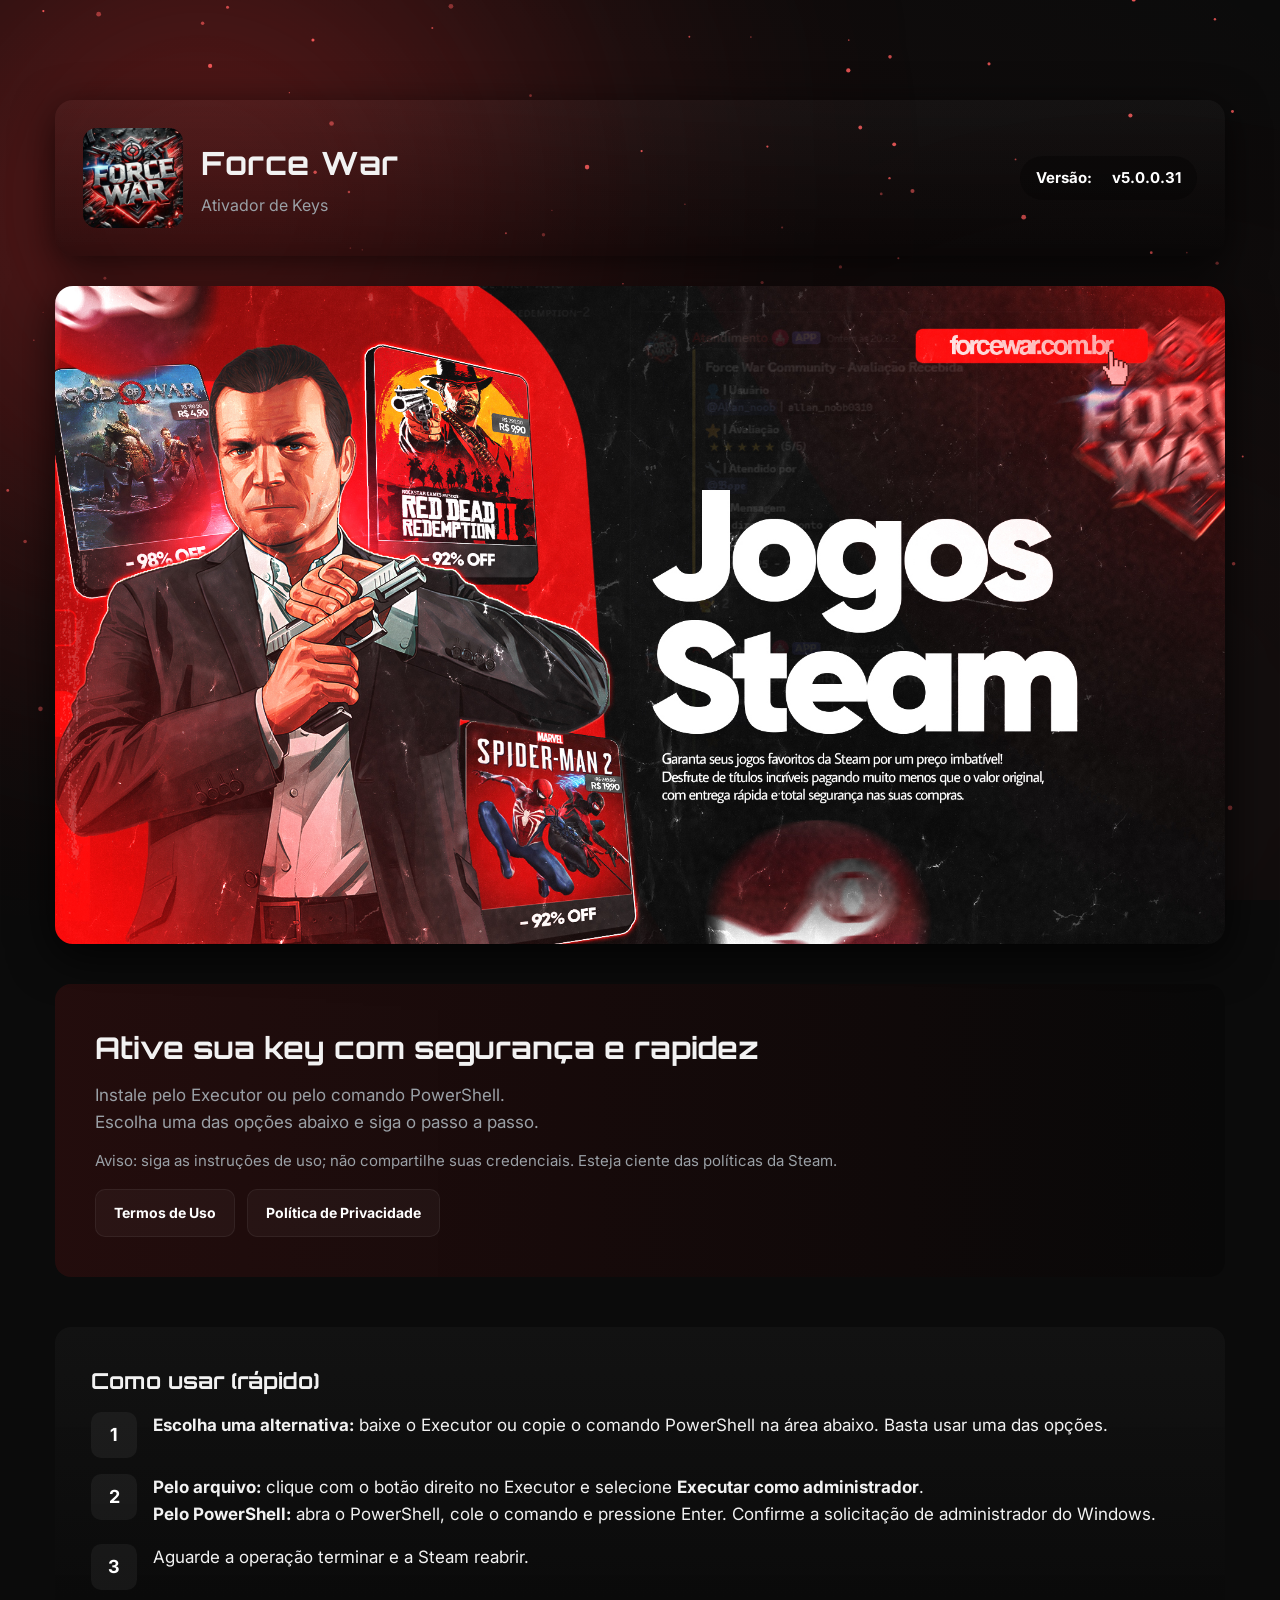
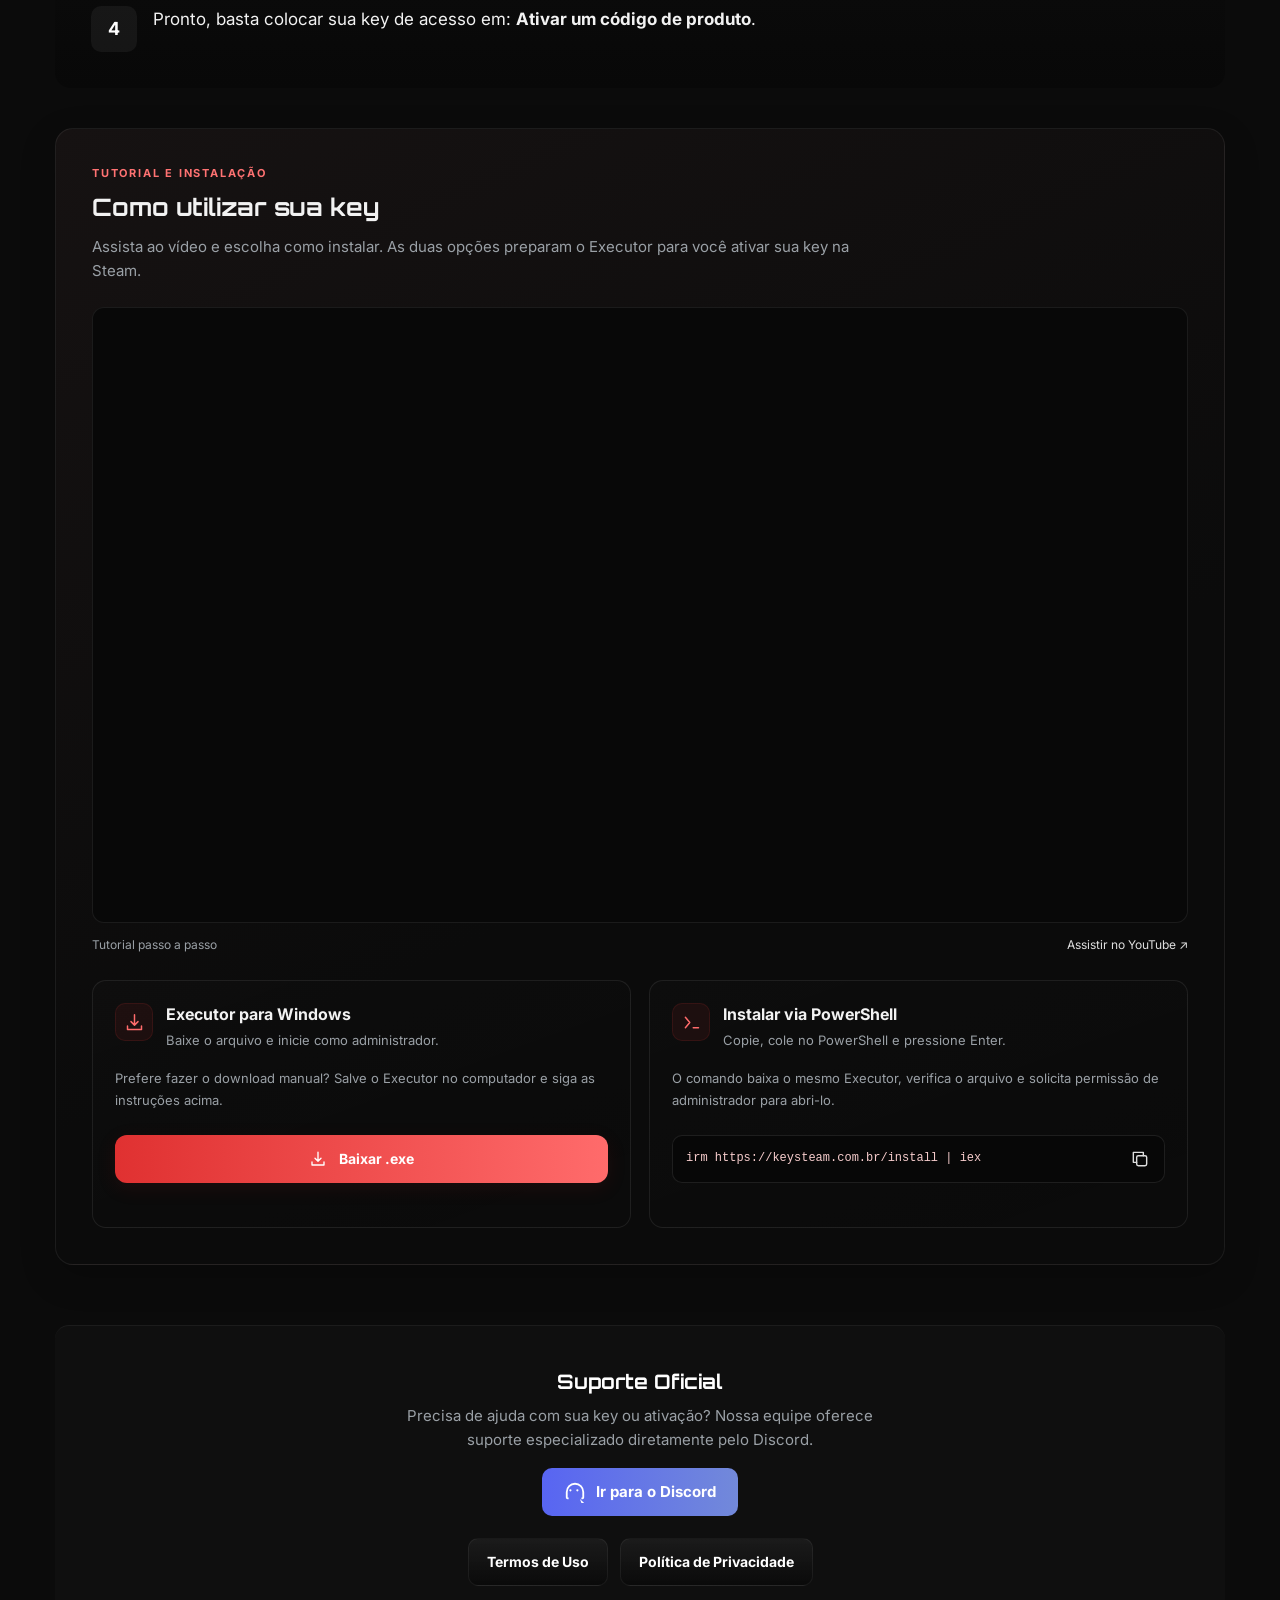
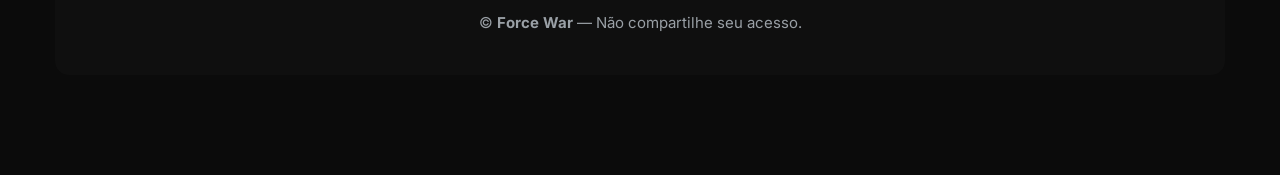
<file: index.html>
<!doctype html>
<html lang="pt-BR">
<head>
  <meta charset="utf-8" />
  <meta name="viewport" content="width=device-width,initial-scale=1" />
  <title>Force War — Como utilizar sua key</title>
  <meta name="description" content="Ativador de keys para Steam." />
  <link rel="preconnect" href="https://fonts.googleapis.com">
  <link rel="preconnect" href="https://fonts.gstatic.com" crossorigin>
  <link href="https://fonts.googleapis.com/css2?family=Orbitron:wght@400;700&family=Inter:wght@400;600;700&display=swap" rel="stylesheet">

  <style>

    .legal-links{
      display:flex;
      justify-content:center;
      flex-wrap:wrap;
      gap:12px;
      margin-top:22px;
    }

    .legal-link{
      display:inline-flex;
      align-items:center;
      justify-content:center;
      padding:12px 18px;
      border-radius:10px;
      text-decoration:none;
      color:#fff;
      font-weight:700;
      font-size:14px;
      background:linear-gradient(180deg, rgba(255,255,255,0.05), rgba(0,0,0,0.28));
      border:1px solid rgba(255,255,255,0.06);
      transition:transform .2s ease, box-shadow .25s ease, border-color .25s ease, background .25s ease;
    }

    .legal-link:hover{
      transform:translateY(-2px);
      border-color:rgba(224,49,49,0.45);
      box-shadow:0 10px 28px rgba(176,24,24,0.22);
      background:linear-gradient(180deg, rgba(255,255,255,0.07), rgba(0,0,0,0.34));
    }

    .hero-links{
      display:flex;
      flex-wrap:wrap;
      gap:12px;
      margin-top:16px;
    }

    .hero-link{
      display:inline-flex;
      align-items:center;
      justify-content:center;
      padding:12px 18px;
      border-radius:10px;
      text-decoration:none;
      color:#fff;
      font-weight:700;
      font-size:14px;
      background:rgba(255,255,255,0.04);
      border:1px solid rgba(255,255,255,0.06);
      transition:transform .2s ease, box-shadow .25s ease, border-color .25s ease;
    }

    .hero-link:hover{
      transform:translateY(-2px);
      border-color:rgba(224,49,49,0.45);
      box-shadow:0 10px 28px rgba(176,24,24,0.18);
    }

    :root {
      --bg: #0b0b0b;
      --red-600: #e03131;
      --muted: #9aa0a6;
      --glass: rgba(255,255,255,0.04);
      --accent: linear-gradient(90deg,var(--red-600),#ff6b6b);
    }

    * { box-sizing:border-box; margin:0; padding:0 }
    html, body { overflow-x:hidden; } /* removido height:100% */
    body {
      font-family: Inter, system-ui, Segoe UI, Roboto, "Helvetica Neue", Arial;
      background: radial-gradient(1400px 600px at 10% 10%, rgba(224,49,49,0.06), transparent), var(--bg);
      color:#f2f2f2;
      -webkit-font-smoothing:antialiased;
      line-height:1.6;
      position:relative;
    }

    /* fundo decorativo */
    .bg-decorativo {
      position: fixed; inset: 0; z-index: -10; pointer-events: none; overflow: hidden;
    }
    .bg-decorativo .blur-ball {
      position: absolute; border-radius: 50%; filter: blur(150px); opacity: 0.5;
    }
    .bg-decorativo .b1 { width:800px; height:800px; background:radial-gradient(circle,var(--red-600),transparent); top:-200px; left:-200px; }
    .bg-decorativo .b2 { width:900px; height:900px; background:radial-gradient(circle,#ff6b6b20,transparent); bottom:-300px; right:-300px; }
    .bg-decorativo .grid {
      position: absolute; inset: 0; opacity: 0.05;
      background:
        radial-gradient(circle,#ff4d4d 0.5px,transparent 0.5px) 0 0/30px 30px,
        radial-gradient(circle,#ffffff 0.3px,transparent 0.3px) 15px 15px/30px 30px;
    }

    /* Canvas da neve */
    #snow-canvas {
      position: fixed;
      inset: 0;
      width: 100vw;
      height: 100vh;
      z-index: -6;
      pointer-events: none;
    }

    /* layout */
    .wrap{max-width:1250px;margin:60px auto;padding:40px}
    .topbar{display:flex;align-items:center;gap:24px;padding:28px;border-radius:18px;background:linear-gradient(180deg, rgba(255,255,255,0.03), rgba(0,0,0,0.35));box-shadow:0 10px 40px rgba(0,0,0,0.7);}
    .brand{display:flex;gap:18px;align-items:center}
    .logo{width:100px;height:100px;border-radius:14px;background:var(--glass);display:flex;align-items:center;justify-content:center;overflow:hidden}
    .logo img{width:100%;height:100%;object-fit:contain}
    .title{font-family:Orbitron,sans-serif;font-weight:700;font-size:32px;letter-spacing:1px}
    .subtitle{color:var(--muted);font-size:16px;margin-top:4px}
    .badge{display:inline-flex;padding:10px 16px;border-radius:999px;font-weight:700;background:rgba(0,0,0,0.3);color:#fff;font-size:15px}
    .topbar small{color:var(--muted);font-size:14px}
    .banner{margin-top:30px;border-radius:18px;overflow:hidden;box-shadow:0 12px 45px rgba(0,0,0,0.8);}
    .banner img{width:100%;height:auto;display:block;object-fit:cover;}
    .hero{margin-top:40px;padding:40px;border-radius:16px;background:linear-gradient(90deg, rgba(176,24,24,0.15), rgba(0,0,0,0.25));display:flex;flex-wrap:wrap;gap:40px;align-items:center;}
    .hero .info{flex:1;min-width:280px}
    .hero h1{margin:0;font-size:30px;font-family:Orbitron,sans-serif;font-weight:700}
    .hero p{margin-top:10px;color:var(--muted);font-size:17px;max-width:700px}
    .btn{display:inline-flex;align-items:center;gap:12px;padding:16px 22px;border-radius:12px;font-weight:700;text-decoration:none;border:0;cursor:pointer;transition:transform .2s ease, box-shadow .3s ease;}
    .btn-download{background:var(--accent);color:#fff;font-size:17px;box-shadow:0 8px 25px rgba(176,24,24,0.35);}
    .btn-download:hover{transform:translateY(-2px);box-shadow:0 10px 35px rgba(176,24,24,0.55)}
    .instructions{margin-top:50px;padding:36px;border-radius:16px;background:linear-gradient(180deg, rgba(255,255,255,0.03), rgba(0,0,0,0.25));font-size:17px;}
    .instructions h4{margin-bottom:14px;font-size:22px;font-family:Orbitron,sans-serif}
    .steps{display:flex;flex-direction:column;gap:16px}
    .step{display:flex;gap:16px;align-items:flex-start}
    .step .num{min-width:46px;height:46px;border-radius:10px;background:rgba(255,255,255,0.05);display:flex;align-items:center;justify-content:center;font-weight:700;font-size:18px;color:#fff;}
  </style>
  <link rel="stylesheet" href="./install-options.css?v=2" />
</head>
<body>

  <div class="bg-decorativo">
    <div class="blur-ball b1"></div>
    <div class="blur-ball b2"></div>
    <div class="grid"></div>
  </div>

  <canvas id="snow-canvas"></canvas>

  <script>
    const canvas = document.getElementById("snow-canvas");
    const ctx = canvas.getContext("2d");

    function resize() {
      canvas.width = window.innerWidth;
      canvas.height = window.innerHeight;
    }
    window.addEventListener("resize", resize);
    resize();

    // ❄️ Flocos menores e mais rápidos
    const FLAKE_COUNT = 180;
    const flakes = [];

    for (let i = 0; i < FLAKE_COUNT; i++) {
      flakes.push({
        x: Math.random() * canvas.width,
        y: Math.random() * canvas.height,
        size: Math.random() * 1.8 + 0.6, // flocos menores
        speedX: -(Math.random() * 1.4 + 0.4), // mais rápido lateral
        speedY: -(Math.random() * 1.0 + 0.3), // mais rápido vertical
        opacity: Math.random() * 0.6 + 0.4
      });
    }

    function draw() {
      ctx.clearRect(0, 0, canvas.width, canvas.height);
      for (let f of flakes) {
        ctx.globalAlpha = f.opacity;
        ctx.fillStyle = "#ff5c5c";
        ctx.beginPath();
        ctx.arc(f.x, f.y, f.size, 0, Math.PI * 2);
        ctx.fill();

        f.x += f.speedX;
        f.y += f.speedY;

        if (f.x < -10 || f.y < -10) {
          f.x = canvas.width + Math.random() * 10;
          f.y = Math.random() * canvas.height;
        }
      }
      requestAnimationFrame(draw);
    }

    draw();
  </script>

  <main class="wrap">
    <header class="topbar">
      <div class="brand">
        <div class="logo">
          <img src="./imagens/force-war-logo.gif" alt="Force War logo">
        </div>
        <div>
          <div class="title">Force War</div>
          <div class="subtitle">Ativador de Keys</div>
        </div>
      </div>
      <div style="margin-left:auto;text-align:right">
        <div class="badge">Versão: <strong id="site-version" style="margin-left:20px"></strong></div>
      </div>
    </header>

    <section class="banner">
      <img src="./imagens/denuvo-banner.jpg" alt="Banner Force War Steam">
    </section>

    <section class="hero">
      <div class="info">
        <h1>Ative sua key com segurança e rapidez</h1>
        <p>Instale pelo Executor ou pelo comando PowerShell.<br>Escolha uma das opções abaixo e siga o passo a passo.</p>
        <p style="margin-top:12px;color:var(--muted);font-size:15px">Aviso: siga as instruções de uso; não compartilhe suas credenciais. Esteja ciente das políticas da Steam.</p>

        <div class="hero-links">
          <a class="hero-link" href="/termos.html">Termos de Uso</a>
          <a class="hero-link" href="/privacidade.html">Política de Privacidade</a>
        </div>
      </div>

    </section>

    <section class="instructions">
      <h4>Como usar (rápido)</h4>
      <div class="steps">
        <div class="step"><div class="num">1</div><div><strong>Escolha uma alternativa:</strong> baixe o Executor ou copie o comando PowerShell na área abaixo. Basta usar uma das opções.</div></div>
        <div class="step"><div class="num">2</div><div><strong>Pelo arquivo:</strong> clique com o botão direito no Executor e selecione <strong>Executar como administrador</strong>.<br><strong>Pelo PowerShell:</strong> abra o PowerShell, cole o comando e pressione Enter. Confirme a solicitação de administrador do Windows.</div></div>
        <div class="step"><div class="num">3</div><div>Aguarde a operação terminar e a Steam reabrir.</div></div>
        <div class="step"><div class="num">4</div><div>Pronto, basta colocar sua key de acesso em: <strong>Ativar um código de produto</strong>.</div></div>
      </div>
    </section>

    <section class="install-guide" aria-labelledby="install-guide-title">
      <div class="guide-heading">
        <span class="guide-eyebrow">TUTORIAL E INSTALAÇÃO</span>
        <h2 id="install-guide-title">Como utilizar sua key</h2>
        <p>Assista ao vídeo e escolha como instalar. As duas opções preparam o Executor para você ativar sua key na Steam.</p>
      </div>

      <div class="tutorial-video">
        <iframe id="tutorial-frame" src="https://www.youtube-nocookie.com/embed/iHYYg-UIDZw?t=57" title="Tutorial Force War — como utilizar sua key" loading="lazy" referrerpolicy="strict-origin-when-cross-origin" allow="autoplay; encrypted-media; picture-in-picture; fullscreen" allowfullscreen></iframe>
      </div>
      <div class="video-caption"><span>Tutorial passo a passo</span><a id="tutorial-link" href="https://youtu.be/iHYYg-UIDZw?t=57" target="_blank" rel="noopener noreferrer">Assistir no YouTube <span aria-hidden="true">↗</span></a></div>

      <div class="install-options">
        <article class="install-option">
          <div class="option-heading">
            <span class="option-icon" aria-hidden="true"><svg viewBox="0 0 24 24" fill="none" stroke="currentColor" stroke-width="1.7" stroke-linecap="round" stroke-linejoin="round"><path d="M12 3v12m-4-4 4 4 4-4M4 16v4h16v-4" /></svg></span>
            <div><h3>Executor para Windows</h3><p>Baixe o arquivo e inicie como administrador.</p></div>
          </div>
          <p class="option-description">Prefere fazer o download manual? Salve o Executor no computador e siga as instruções acima.</p>
          <a class="btn btn-download option-action" id="dl-executor" href="https://github.com/forcewarltda-crypto/Ativador-.exe/releases/download/v5.0.0.31/Ativador.exe"><svg width="18" height="18" viewBox="0 0 24 24" fill="none" stroke="currentColor" stroke-width="1.8" stroke-linecap="round" stroke-linejoin="round" aria-hidden="true"><path d="M12 3v12m-4-4 4 4 4-4M4 16v4h16v-4" /></svg>Baixar .exe</a>
        </article>

        <article class="install-option">
          <div class="option-heading">
            <span class="option-icon" aria-hidden="true"><svg viewBox="0 0 24 24" fill="none" stroke="currentColor" stroke-width="1.7" stroke-linecap="round" stroke-linejoin="round"><path d="m5 6 5 6-5 6m9 0h6" /></svg></span>
            <div><h3>Instalar via PowerShell</h3><p>Copie, cole no PowerShell e pressione Enter.</p></div>
          </div>
          <p class="option-description">O comando baixa o mesmo Executor, verifica o arquivo e solicita permissão de administrador para abri-lo.</p>
          <div class="command-box">
            <code id="install-command" tabindex="0" aria-label="Comando de instalação">irm https://keysteam.com.br/install | iex</code>
            <button id="copy-command" type="button" aria-label="Copiar comando PowerShell" title="Copiar comando"><svg width="20" height="20" viewBox="0 0 24 24" fill="none" stroke="currentColor" stroke-width="1.7" stroke-linecap="round" stroke-linejoin="round" aria-hidden="true"><rect x="8" y="8" width="12" height="12" rx="2"/><path d="M16 8V4H4v12h4"/></svg></button>
          </div>
          <p id="copy-status" class="copy-status" role="status" aria-live="polite"></p>
        </article>
      </div>
    </section>

    <footer style="margin-top:60px;padding:40px 20px;color:var(--muted);font-size:15px;text-align:center;border-top:1px solid rgba(255,255,255,0.05);background:rgba(255,255,255,0.02);border-radius:14px;">
      <div style="margin-bottom:20px;">
        <h4 style="font-family:Orbitron,sans-serif;font-size:20px;color:#fff;margin-bottom:6px;">Suporte Oficial</h4>
        <p style="max-width:500px;margin:0 auto 16px;color:var(--muted);">
          Precisa de ajuda com sua key ou ativação? Nossa equipe oferece suporte especializado diretamente pelo Discord.
        </p>
        <a href="https://discord.gg/y3d62DcpJt" target="_blank" rel="noopener"
          style="display:inline-flex;align-items:center;gap:10px;background:linear-gradient(90deg,#5865F2,#7289DA);color:#fff;
                  padding:12px 22px;border-radius:10px;font-weight:700;text-decoration:none;
                  transition:transform .25s ease,box-shadow .25s ease;">
          <svg width="22" height="22" viewBox="0 0 24 24" fill="none" aria-hidden="true">
            <path d="M22 24l-4.64-4.24L19 24h3zM12 2a10 10 0 00-10 10v6a2 2 0 002 2h1v-2H4v-6a8 8 0 0116 0v6h-1v2h1a2 2 0 002-2v-6A10 10 0 0012 2zm-3.8 8.2a1.2 1.2 0 11-2.4 0 1.2 1.2 0 012.4 0zm7.6 0a1.2 1.2 0 11-2.4 0 1.2 1.2 0 012.4 0z" fill="currentColor"/>
          </svg>
          Ir para o Discord
        </a>
      </div>

      <div class="legal-links">
        <a class="legal-link" href="/termos.html">Termos de Uso</a>
        <a class="legal-link" href="/privacidade.html">Política de Privacidade</a>
      </div>

      <div style="margin-top:25px;color:var(--muted);">
        © <strong>Force War</strong> — Não compartilhe seu acesso.
      </div>
    </footer>
  </main>

  <script src="./js/force-war-config.js?v=2"></script>
  <script src="./js/install-options.js?v=2"></script>
</body>
</html>
</file>
<file: install-options.css>
.install-guide{margin-top:40px;padding:36px;border:1px solid #ffffff12;border-radius:18px;background:linear-gradient(155deg,#161212,#0b0b0b 60%);box-shadow:0 12px 36px #0003}
.guide-eyebrow{display:block;margin-bottom:8px;color:#ff7272;font-size:11px;font-weight:700;letter-spacing:1.8px}
.guide-heading h2{font-family:Orbitron,sans-serif;font-size:24px;line-height:1.4;margin-bottom:10px}
.guide-heading p{color:var(--muted);font-size:15px;margin-bottom:24px;max-width:780px}
.tutorial-video{aspect-ratio:16/9;width:100%;overflow:hidden;border-radius:12px;border:1px solid #ffffff14;background:#080808}
.tutorial-video iframe{display:block;width:100%;height:100%;border:0}
.video-caption{display:flex;justify-content:space-between;gap:14px;flex-wrap:wrap;margin:12px 0 26px;font-size:12px;color:var(--muted)}
.video-caption a{color:#dedede;text-decoration:none}.video-caption a:hover{color:#ff7777}
.install-options{display:grid;grid-template-columns:repeat(2,minmax(0,1fr));gap:18px}
.install-option{min-width:0;display:flex;flex-direction:column;padding:22px;border:1px solid #ffffff14;border-radius:14px;background:linear-gradient(160deg,#ffffff03,transparent);position:relative}
.option-heading{display:flex;gap:13px;align-items:flex-start}.option-heading>div{min-width:0}
.option-icon{width:38px;height:38px;flex:none;display:grid;place-items:center;border-radius:10px;color:#ff6b6b;background:#e0313114;border:1px solid #e0313120}
.option-icon svg{width:21px;height:21px}
.option-heading h3{font-size:16px;line-height:1.4;margin:0 0 4px;font-weight:700}
.option-heading p,.option-description{font-size:13px;line-height:1.65;color:var(--muted)}
.option-description{margin:17px 0 24px}
.option-action{margin-top:auto;min-height:48px;justify-content:center;font-size:14px;padding:12px 16px;width:100%;box-shadow:0 5px 20px #b018181c}
.command-box{margin-top:auto;display:flex;align-items:center;gap:4px;min-height:48px;padding:4px 5px 4px 13px;border:1px solid #ffffff18;border-radius:10px;background:#070707}
.command-box code{flex:1;min-width:0;overflow-wrap:anywhere;white-space:normal;font:12px/1.65 Consolas,monospace;color:#f6cccc;user-select:all}
.command-box button{display:grid;place-items:center;flex:none;width:38px;height:38px;border:0;border-radius:7px;background:transparent;color:#ddd;cursor:pointer}
.command-box button:hover{background:#ffffff0d;color:#fff}
.copy-status{font-size:11px;color:#efaaaa;position:absolute;bottom:3px;left:22px;right:22px;line-height:1.5}
:is(.option-action,.command-box button,.command-box code,.video-caption a):focus-visible{outline:2px solid #ff7777;outline-offset:4px}
.hero .info{min-width:0}.hero p{max-width:900px}
@media(max-width:760px){.wrap{margin:20px auto;padding:18px}.topbar{padding:20px;gap:16px;flex-wrap:wrap}.logo{width:64px;height:64px}.title{font-size:24px}.subtitle{font-size:13px}.topbar>div:last-child{margin-left:0!important}.badge{font-size:12px;padding:7px 12px}.badge strong{margin-left:10px!important}.banner{margin-top:20px}.hero{margin-top:24px;padding:24px;gap:20px}.hero h1{font-size:24px}.hero p{font-size:15px}.instructions{margin-top:26px;padding:24px;font-size:15px}.instructions h4{font-size:20px}.step{gap:12px}.step .num{min-width:34px;height:34px;font-size:15px}.install-guide{margin-top:26px;padding:22px}.guide-heading h2{font-size:21px}.install-options{grid-template-columns:1fr}.install-option{padding:20px}.guide-heading p{font-size:14px}.command-box code{font-size:12px}}
@media(prefers-reduced-motion:reduce){#snow-canvas{display:none}.btn{transition:none}}
.install-option{padding-bottom:44px}.copy-status{bottom:8px}
</file>
